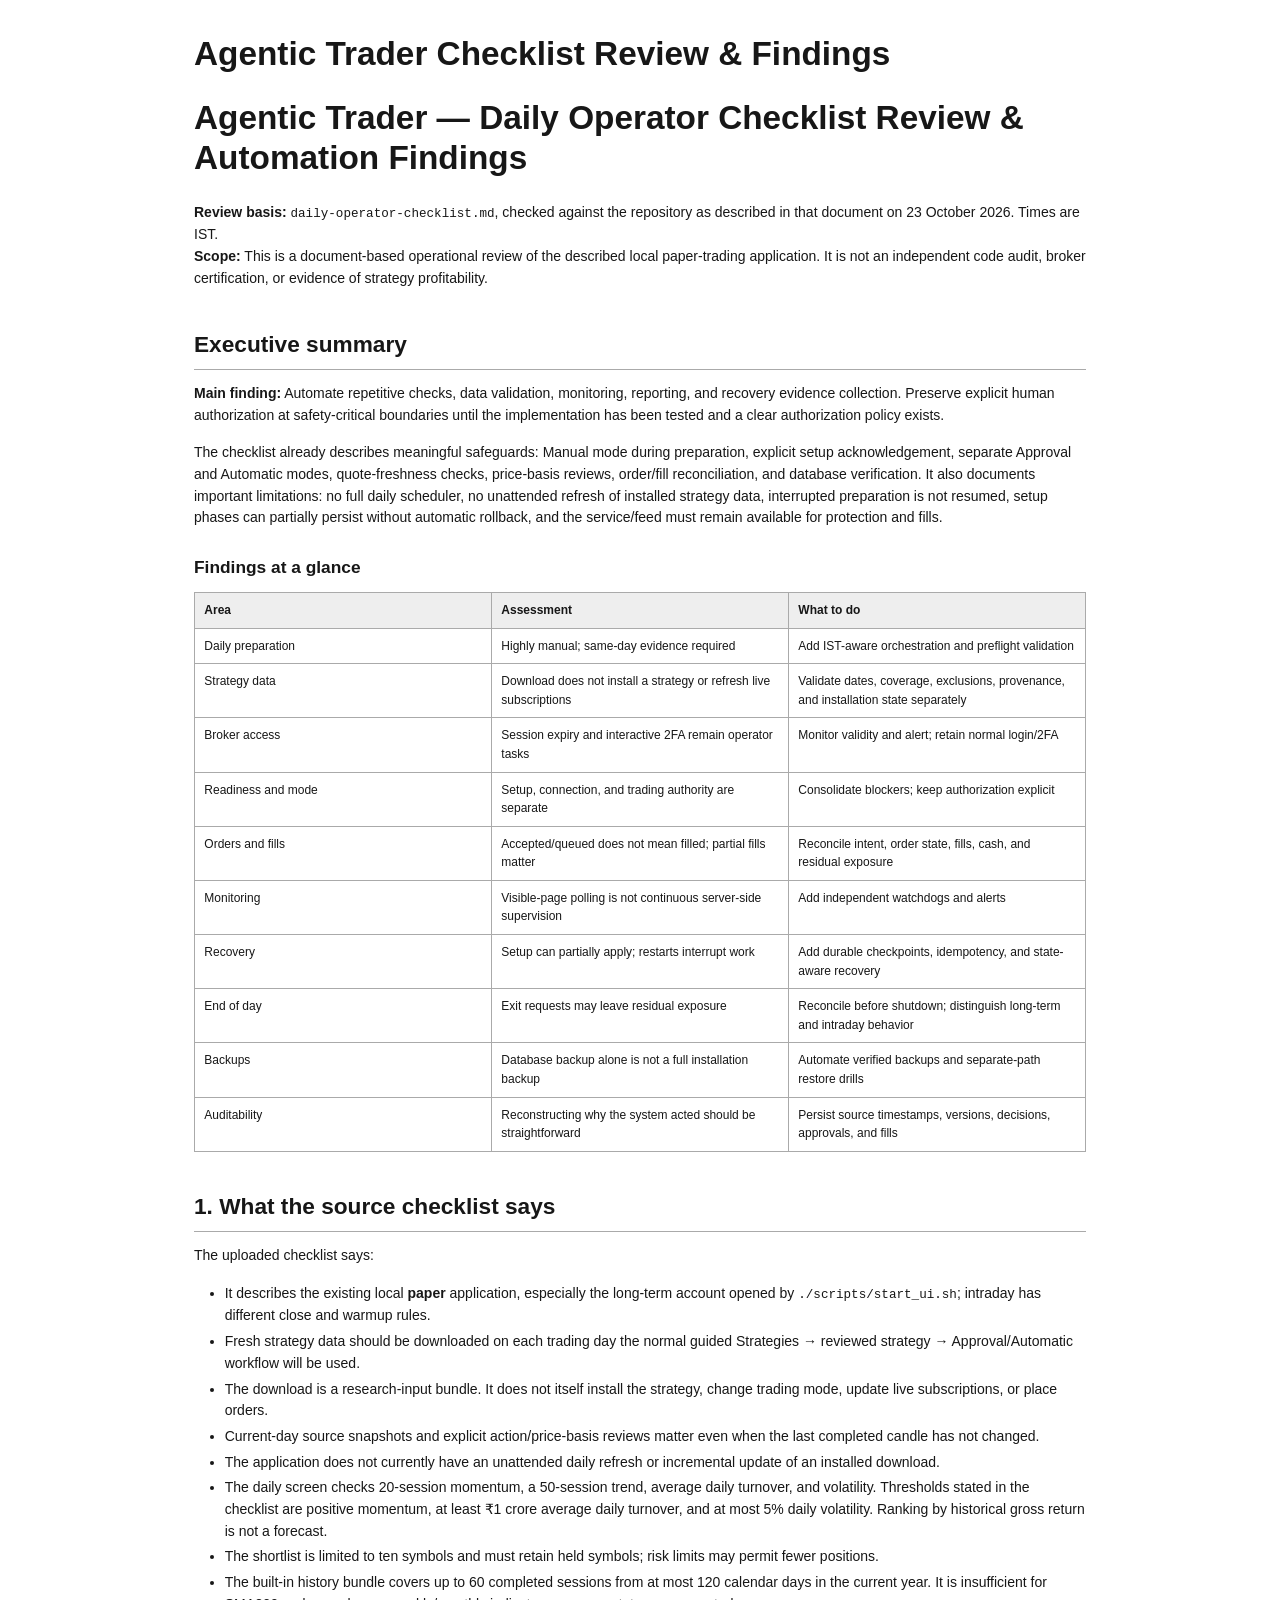
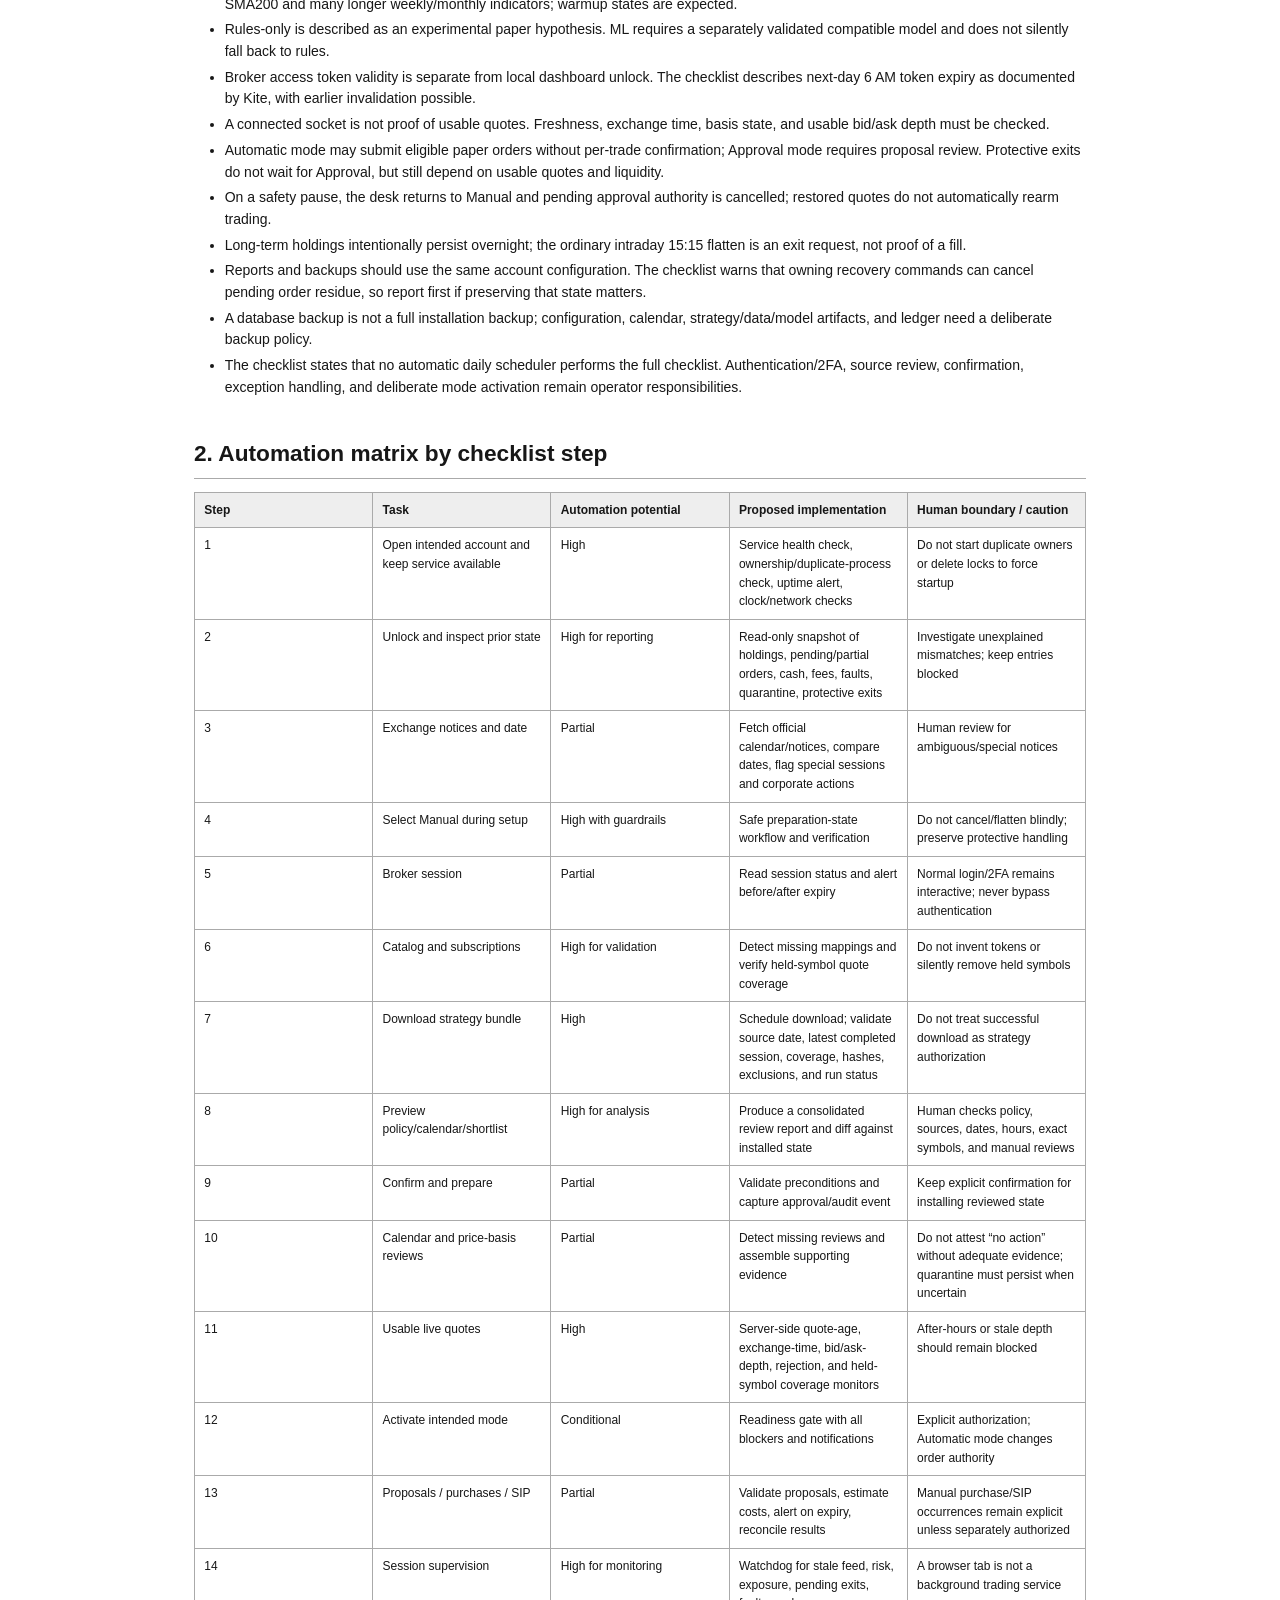
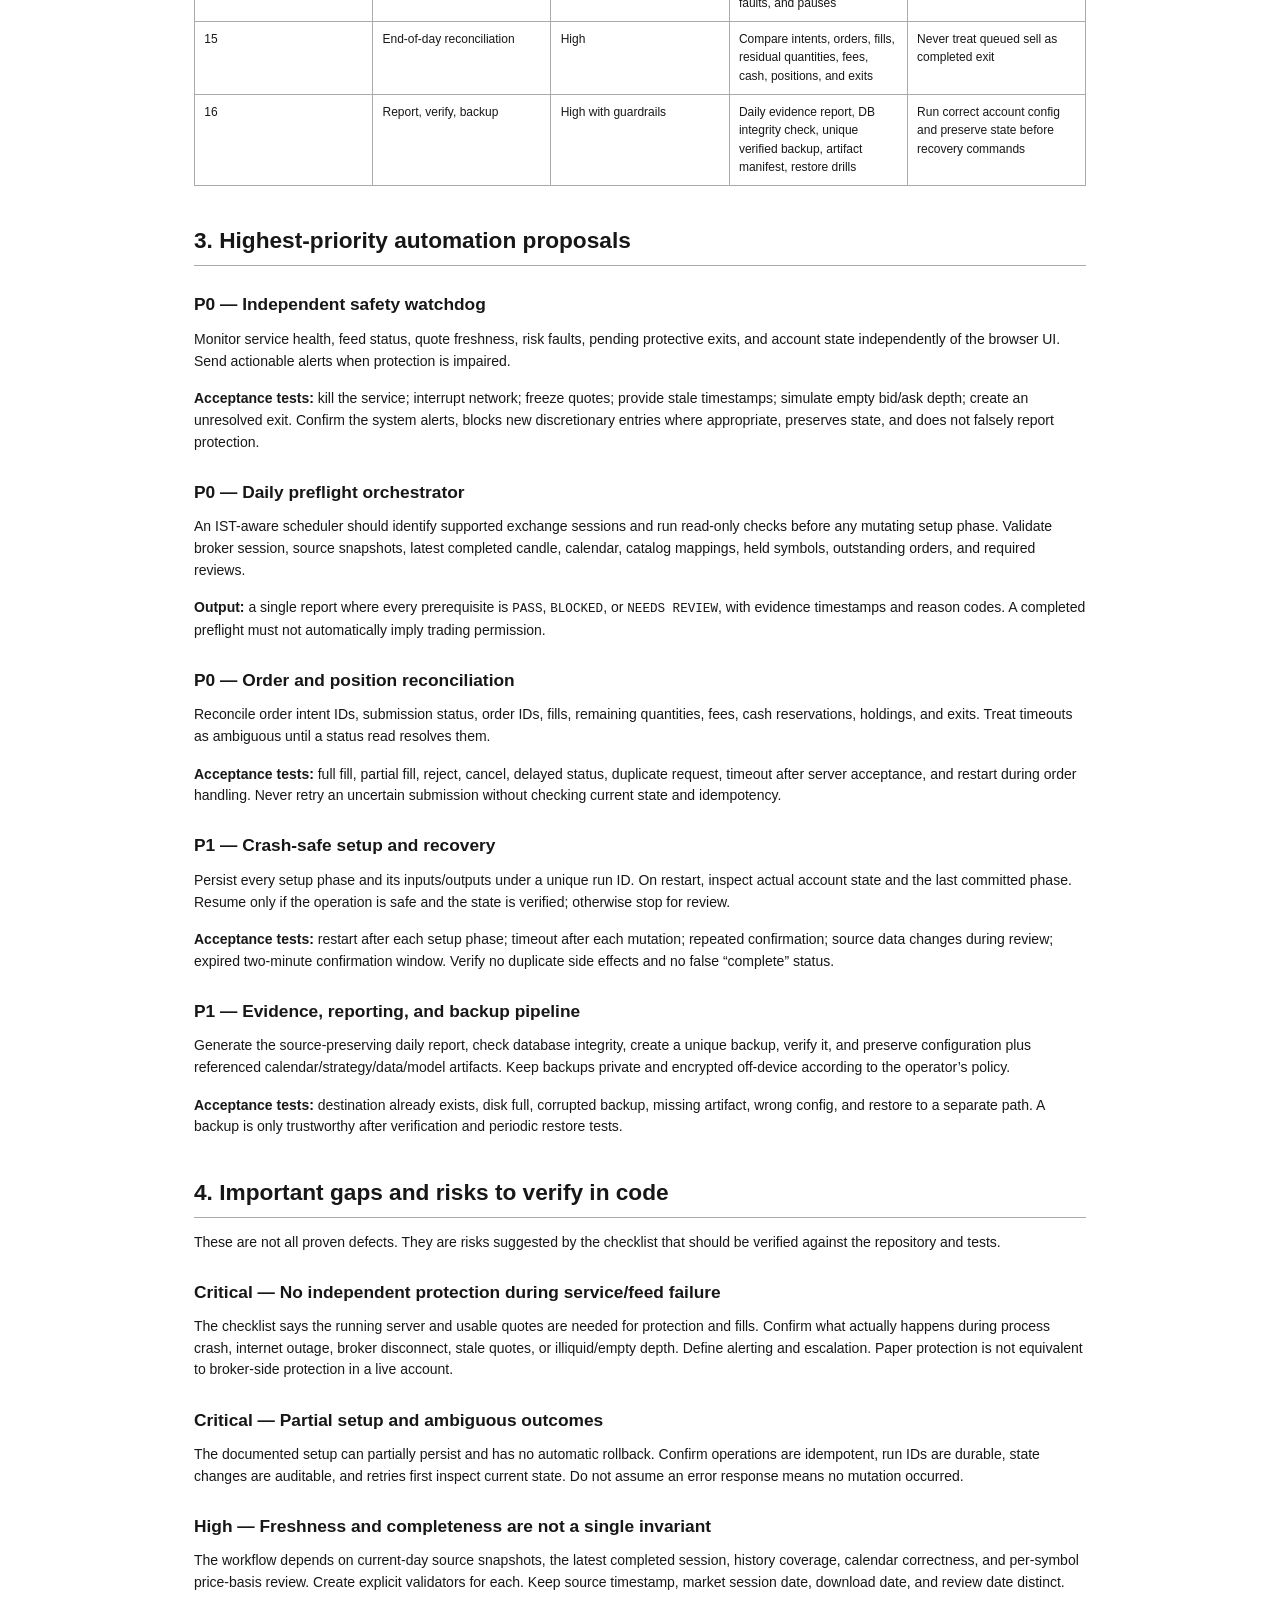
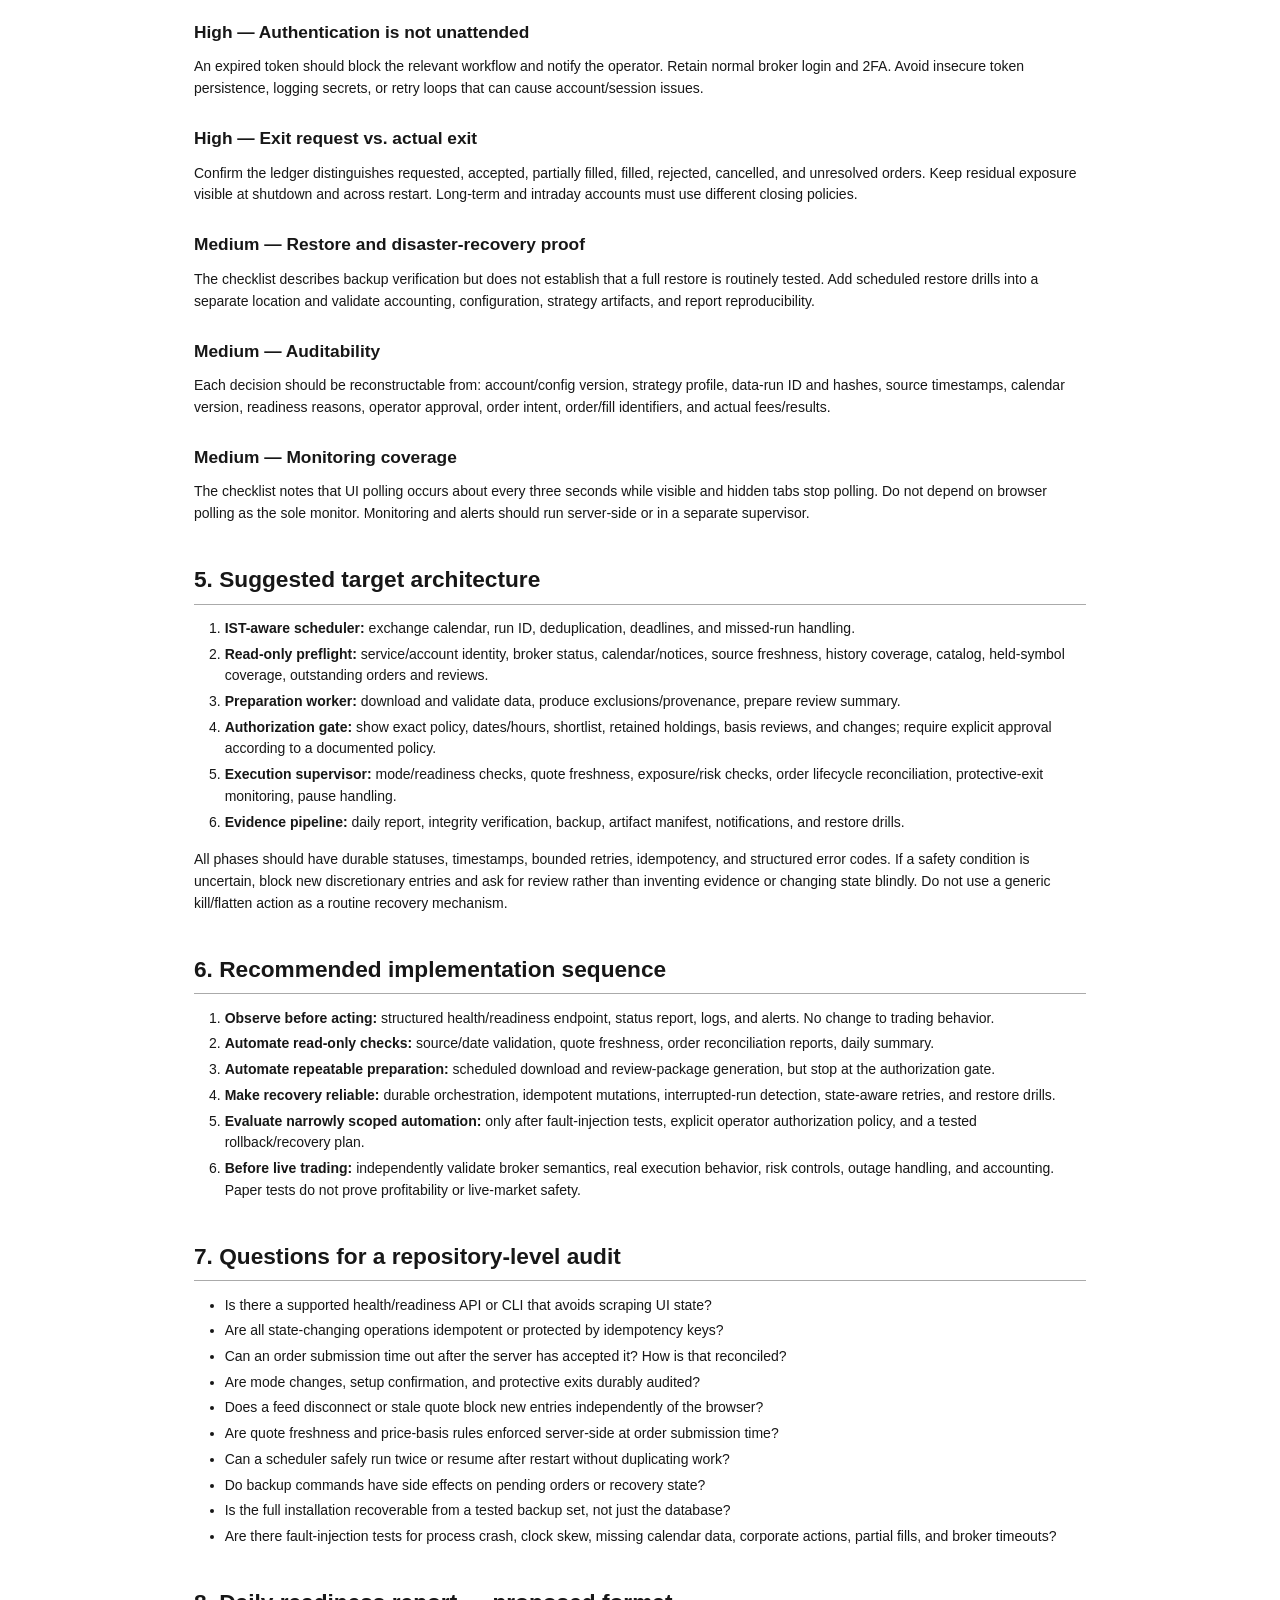
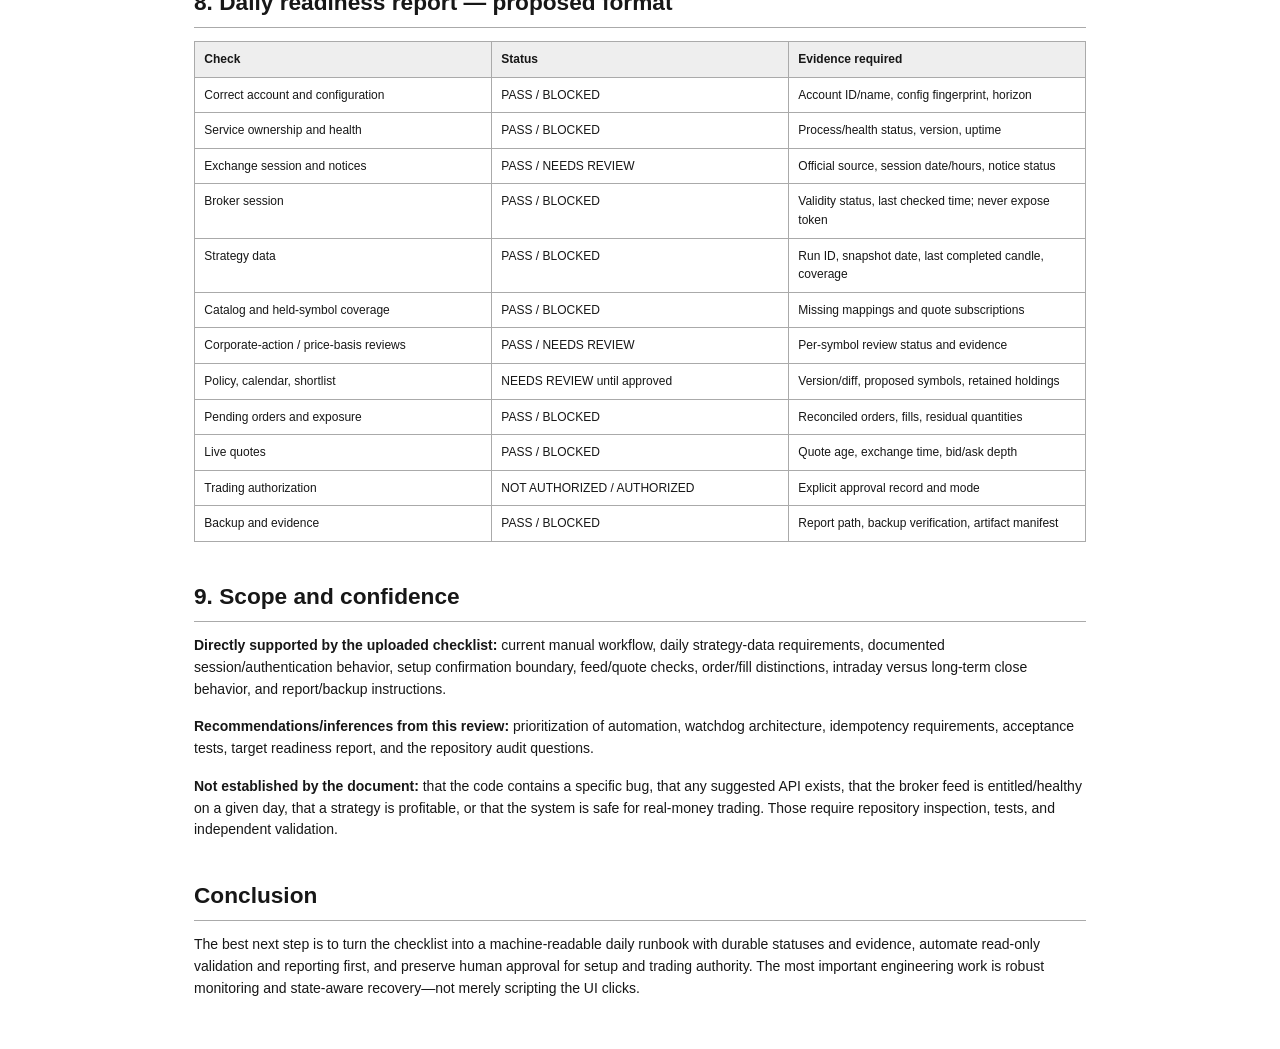
<file: docs/agentic-trader-checklist-review-and-findings.html>
<!doctype html>
<html lang="en">
<head>
<meta charset="utf-8">
<meta name="viewport" content="width=device-width, initial-scale=1">
<title>Agentic Trader — Checklist Review & Findings</title>
<style>
:root { color-scheme: light; }
* { box-sizing: border-box; }
body { max-width: 980px; margin: 0 auto; padding: 34px 44px; color: #171717; background: #fff; font: 10.5pt/1.55 -apple-system,BlinkMacSystemFont,"Segoe UI",Arial,sans-serif; }
h1 { font-size: 25pt; line-height: 1.2; margin: 0 0 18pt; }
h2 { font-size: 17pt; margin: 28pt 0 10pt; padding-bottom: 5pt; border-bottom: 1px solid #aaa; break-after: avoid; }
h3 { font-size: 13pt; margin: 19pt 0 7pt; break-after: avoid; }
p, ul, ol, table, pre, blockquote { margin: 8pt 0 12pt; }
ul, ol { padding-left: 23pt; } li { margin: 3pt 0; }
table { width: 100%; border-collapse: collapse; font-size: 9pt; }
th, td { border: 1px solid #aaa; padding: 6pt 7pt; text-align: left; vertical-align: top; }
th { background: #eee; }
tr { break-inside: avoid; }
code, pre { font-family: ui-monospace,SFMono-Regular,Consolas,"Liberation Mono",monospace; }
code { font-size: .9em; overflow-wrap: anywhere; }
pre { white-space: pre-wrap; overflow-wrap: anywhere; border: 1px solid #ccc; background: #f7f7f7; padding: 10pt; }
blockquote { border-left: 3px solid #999; padding-left: 12pt; color: #333; }
a { color: #111; overflow-wrap: anywhere; }
hr { border: 0; border-top: 1px solid #aaa; margin: 18pt 0; }
@page { size: auto; margin: 15mm; }
@media print {
 body { max-width: none; margin: 0; padding: 0; font-size: 9.5pt; }
 h1,h2,h3 { break-after: avoid; }
 thead { display: table-header-group; }
 tr,pre,blockquote { break-inside: avoid; }
 a { color: #000; }
}
</style>
</head>
<body>

<header id="title-block-header">
<h1 class="title">Agentic Trader Checklist Review &amp; Findings</h1>
</header>
<h1
id="agentic-trader-daily-operator-checklist-review-automation-findings">Agentic
Trader — Daily Operator Checklist Review &amp; Automation Findings</h1>
<p><strong>Review basis:</strong>
<code>daily-operator-checklist.md</code>, checked against the repository
as described in that document on 23 October 2026. Times are IST.<br />
<strong>Scope:</strong> This is a document-based operational review of
the described local paper-trading application. It is not an independent
code audit, broker certification, or evidence of strategy
profitability.</p>
<h2 id="executive-summary">Executive summary</h2>
<p><strong>Main finding:</strong> Automate repetitive checks, data
validation, monitoring, reporting, and recovery evidence collection.
Preserve explicit human authorization at safety-critical boundaries
until the implementation has been tested and a clear authorization
policy exists.</p>
<p>The checklist already describes meaningful safeguards: Manual mode
during preparation, explicit setup acknowledgement, separate Approval
and Automatic modes, quote-freshness checks, price-basis reviews,
order/fill reconciliation, and database verification. It also documents
important limitations: no full daily scheduler, no unattended refresh of
installed strategy data, interrupted preparation is not resumed, setup
phases can partially persist without automatic rollback, and the
service/feed must remain available for protection and fills.</p>
<h3 id="findings-at-a-glance">Findings at a glance</h3>
<table>
<colgroup>
<col style="width: 33%" />
<col style="width: 33%" />
<col style="width: 33%" />
</colgroup>
<thead>
<tr class="header">
<th>Area</th>
<th>Assessment</th>
<th>What to do</th>
</tr>
</thead>
<tbody>
<tr class="odd">
<td>Daily preparation</td>
<td>Highly manual; same-day evidence required</td>
<td>Add IST-aware orchestration and preflight validation</td>
</tr>
<tr class="even">
<td>Strategy data</td>
<td>Download does not install a strategy or refresh live
subscriptions</td>
<td>Validate dates, coverage, exclusions, provenance, and installation
state separately</td>
</tr>
<tr class="odd">
<td>Broker access</td>
<td>Session expiry and interactive 2FA remain operator tasks</td>
<td>Monitor validity and alert; retain normal login/2FA</td>
</tr>
<tr class="even">
<td>Readiness and mode</td>
<td>Setup, connection, and trading authority are separate</td>
<td>Consolidate blockers; keep authorization explicit</td>
</tr>
<tr class="odd">
<td>Orders and fills</td>
<td>Accepted/queued does not mean filled; partial fills matter</td>
<td>Reconcile intent, order state, fills, cash, and residual
exposure</td>
</tr>
<tr class="even">
<td>Monitoring</td>
<td>Visible-page polling is not continuous server-side supervision</td>
<td>Add independent watchdogs and alerts</td>
</tr>
<tr class="odd">
<td>Recovery</td>
<td>Setup can partially apply; restarts interrupt work</td>
<td>Add durable checkpoints, idempotency, and state-aware recovery</td>
</tr>
<tr class="even">
<td>End of day</td>
<td>Exit requests may leave residual exposure</td>
<td>Reconcile before shutdown; distinguish long-term and intraday
behavior</td>
</tr>
<tr class="odd">
<td>Backups</td>
<td>Database backup alone is not a full installation backup</td>
<td>Automate verified backups and separate-path restore drills</td>
</tr>
<tr class="even">
<td>Auditability</td>
<td>Reconstructing why the system acted should be straightforward</td>
<td>Persist source timestamps, versions, decisions, approvals, and
fills</td>
</tr>
</tbody>
</table>
<h2 id="what-the-source-checklist-says">1. What the source checklist
says</h2>
<p>The uploaded checklist says:</p>
<ul>
<li>It describes the existing local <strong>paper</strong> application,
especially the long-term account opened by
<code>./scripts/start_ui.sh</code>; intraday has different close and
warmup rules.</li>
<li>Fresh strategy data should be downloaded on each trading day the
normal guided Strategies → reviewed strategy → Approval/Automatic
workflow will be used.</li>
<li>The download is a research-input bundle. It does not itself install
the strategy, change trading mode, update live subscriptions, or place
orders.</li>
<li>Current-day source snapshots and explicit action/price-basis reviews
matter even when the last completed candle has not changed.</li>
<li>The application does not currently have an unattended daily refresh
or incremental update of an installed download.</li>
<li>The daily screen checks 20-session momentum, a 50-session trend,
average daily turnover, and volatility. Thresholds stated in the
checklist are positive momentum, at least ₹1 crore average daily
turnover, and at most 5% daily volatility. Ranking by historical gross
return is not a forecast.</li>
<li>The shortlist is limited to ten symbols and must retain held
symbols; risk limits may permit fewer positions.</li>
<li>The built-in history bundle covers up to 60 completed sessions from
at most 120 calendar days in the current year. It is insufficient for
SMA200 and many longer weekly/monthly indicators; warmup states are
expected.</li>
<li>Rules-only is described as an experimental paper hypothesis. ML
requires a separately validated compatible model and does not silently
fall back to rules.</li>
<li>Broker access token validity is separate from local dashboard
unlock. The checklist describes next-day 6 AM token expiry as documented
by Kite, with earlier invalidation possible.</li>
<li>A connected socket is not proof of usable quotes. Freshness,
exchange time, basis state, and usable bid/ask depth must be
checked.</li>
<li>Automatic mode may submit eligible paper orders without per-trade
confirmation; Approval mode requires proposal review. Protective exits
do not wait for Approval, but still depend on usable quotes and
liquidity.</li>
<li>On a safety pause, the desk returns to Manual and pending approval
authority is cancelled; restored quotes do not automatically rearm
trading.</li>
<li>Long-term holdings intentionally persist overnight; the ordinary
intraday 15:15 flatten is an exit request, not proof of a fill.</li>
<li>Reports and backups should use the same account configuration. The
checklist warns that owning recovery commands can cancel pending order
residue, so report first if preserving that state matters.</li>
<li>A database backup is not a full installation backup; configuration,
calendar, strategy/data/model artifacts, and ledger need a deliberate
backup policy.</li>
<li>The checklist states that no automatic daily scheduler performs the
full checklist. Authentication/2FA, source review, confirmation,
exception handling, and deliberate mode activation remain operator
responsibilities.</li>
</ul>
<h2 id="automation-matrix-by-checklist-step">2. Automation matrix by
checklist step</h2>
<table>
<colgroup>
<col style="width: 20%" />
<col style="width: 20%" />
<col style="width: 20%" />
<col style="width: 20%" />
<col style="width: 20%" />
</colgroup>
<thead>
<tr class="header">
<th>Step</th>
<th>Task</th>
<th>Automation potential</th>
<th>Proposed implementation</th>
<th>Human boundary / caution</th>
</tr>
</thead>
<tbody>
<tr class="odd">
<td>1</td>
<td>Open intended account and keep service available</td>
<td>High</td>
<td>Service health check, ownership/duplicate-process check, uptime
alert, clock/network checks</td>
<td>Do not start duplicate owners or delete locks to force startup</td>
</tr>
<tr class="even">
<td>2</td>
<td>Unlock and inspect prior state</td>
<td>High for reporting</td>
<td>Read-only snapshot of holdings, pending/partial orders, cash, fees,
faults, quarantine, protective exits</td>
<td>Investigate unexplained mismatches; keep entries blocked</td>
</tr>
<tr class="odd">
<td>3</td>
<td>Exchange notices and date</td>
<td>Partial</td>
<td>Fetch official calendar/notices, compare dates, flag special
sessions and corporate actions</td>
<td>Human review for ambiguous/special notices</td>
</tr>
<tr class="even">
<td>4</td>
<td>Select Manual during setup</td>
<td>High with guardrails</td>
<td>Safe preparation-state workflow and verification</td>
<td>Do not cancel/flatten blindly; preserve protective handling</td>
</tr>
<tr class="odd">
<td>5</td>
<td>Broker session</td>
<td>Partial</td>
<td>Read session status and alert before/after expiry</td>
<td>Normal login/2FA remains interactive; never bypass
authentication</td>
</tr>
<tr class="even">
<td>6</td>
<td>Catalog and subscriptions</td>
<td>High for validation</td>
<td>Detect missing mappings and verify held-symbol quote coverage</td>
<td>Do not invent tokens or silently remove held symbols</td>
</tr>
<tr class="odd">
<td>7</td>
<td>Download strategy bundle</td>
<td>High</td>
<td>Schedule download; validate source date, latest completed session,
coverage, hashes, exclusions, and run status</td>
<td>Do not treat successful download as strategy authorization</td>
</tr>
<tr class="even">
<td>8</td>
<td>Preview policy/calendar/shortlist</td>
<td>High for analysis</td>
<td>Produce a consolidated review report and diff against installed
state</td>
<td>Human checks policy, sources, dates, hours, exact symbols, and
manual reviews</td>
</tr>
<tr class="odd">
<td>9</td>
<td>Confirm and prepare</td>
<td>Partial</td>
<td>Validate preconditions and capture approval/audit event</td>
<td>Keep explicit confirmation for installing reviewed state</td>
</tr>
<tr class="even">
<td>10</td>
<td>Calendar and price-basis reviews</td>
<td>Partial</td>
<td>Detect missing reviews and assemble supporting evidence</td>
<td>Do not attest “no action” without adequate evidence; quarantine must
persist when uncertain</td>
</tr>
<tr class="odd">
<td>11</td>
<td>Usable live quotes</td>
<td>High</td>
<td>Server-side quote-age, exchange-time, bid/ask-depth, rejection, and
held-symbol coverage monitors</td>
<td>After-hours or stale depth should remain blocked</td>
</tr>
<tr class="even">
<td>12</td>
<td>Activate intended mode</td>
<td>Conditional</td>
<td>Readiness gate with all blockers and notifications</td>
<td>Explicit authorization; Automatic mode changes order authority</td>
</tr>
<tr class="odd">
<td>13</td>
<td>Proposals / purchases / SIP</td>
<td>Partial</td>
<td>Validate proposals, estimate costs, alert on expiry, reconcile
results</td>
<td>Manual purchase/SIP occurrences remain explicit unless separately
authorized</td>
</tr>
<tr class="even">
<td>14</td>
<td>Session supervision</td>
<td>High for monitoring</td>
<td>Watchdog for stale feed, risk, exposure, pending exits, faults, and
pauses</td>
<td>A browser tab is not a background trading service</td>
</tr>
<tr class="odd">
<td>15</td>
<td>End-of-day reconciliation</td>
<td>High</td>
<td>Compare intents, orders, fills, residual quantities, fees, cash,
positions, and exits</td>
<td>Never treat queued sell as completed exit</td>
</tr>
<tr class="even">
<td>16</td>
<td>Report, verify, backup</td>
<td>High with guardrails</td>
<td>Daily evidence report, DB integrity check, unique verified backup,
artifact manifest, restore drills</td>
<td>Run correct account config and preserve state before recovery
commands</td>
</tr>
</tbody>
</table>
<h2 id="highest-priority-automation-proposals">3. Highest-priority
automation proposals</h2>
<h3 id="p0-independent-safety-watchdog">P0 — Independent safety
watchdog</h3>
<p>Monitor service health, feed status, quote freshness, risk faults,
pending protective exits, and account state independently of the browser
UI. Send actionable alerts when protection is impaired.</p>
<p><strong>Acceptance tests:</strong> kill the service; interrupt
network; freeze quotes; provide stale timestamps; simulate empty bid/ask
depth; create an unresolved exit. Confirm the system alerts, blocks new
discretionary entries where appropriate, preserves state, and does not
falsely report protection.</p>
<h3 id="p0-daily-preflight-orchestrator">P0 — Daily preflight
orchestrator</h3>
<p>An IST-aware scheduler should identify supported exchange sessions
and run read-only checks before any mutating setup phase. Validate
broker session, source snapshots, latest completed candle, calendar,
catalog mappings, held symbols, outstanding orders, and required
reviews.</p>
<p><strong>Output:</strong> a single report where every prerequisite is
<code>PASS</code>, <code>BLOCKED</code>, or <code>NEEDS REVIEW</code>,
with evidence timestamps and reason codes. A completed preflight must
not automatically imply trading permission.</p>
<h3 id="p0-order-and-position-reconciliation">P0 — Order and position
reconciliation</h3>
<p>Reconcile order intent IDs, submission status, order IDs, fills,
remaining quantities, fees, cash reservations, holdings, and exits.
Treat timeouts as ambiguous until a status read resolves them.</p>
<p><strong>Acceptance tests:</strong> full fill, partial fill, reject,
cancel, delayed status, duplicate request, timeout after server
acceptance, and restart during order handling. Never retry an uncertain
submission without checking current state and idempotency.</p>
<h3 id="p1-crash-safe-setup-and-recovery">P1 — Crash-safe setup and
recovery</h3>
<p>Persist every setup phase and its inputs/outputs under a unique run
ID. On restart, inspect actual account state and the last committed
phase. Resume only if the operation is safe and the state is verified;
otherwise stop for review.</p>
<p><strong>Acceptance tests:</strong> restart after each setup phase;
timeout after each mutation; repeated confirmation; source data changes
during review; expired two-minute confirmation window. Verify no
duplicate side effects and no false “complete” status.</p>
<h3 id="p1-evidence-reporting-and-backup-pipeline">P1 — Evidence,
reporting, and backup pipeline</h3>
<p>Generate the source-preserving daily report, check database
integrity, create a unique backup, verify it, and preserve configuration
plus referenced calendar/strategy/data/model artifacts. Keep backups
private and encrypted off-device according to the operator’s policy.</p>
<p><strong>Acceptance tests:</strong> destination already exists, disk
full, corrupted backup, missing artifact, wrong config, and restore to a
separate path. A backup is only trustworthy after verification and
periodic restore tests.</p>
<h2 id="important-gaps-and-risks-to-verify-in-code">4. Important gaps
and risks to verify in code</h2>
<p>These are not all proven defects. They are risks suggested by the
checklist that should be verified against the repository and tests.</p>
<h3
id="critical-no-independent-protection-during-servicefeed-failure">Critical
— No independent protection during service/feed failure</h3>
<p>The checklist says the running server and usable quotes are needed
for protection and fills. Confirm what actually happens during process
crash, internet outage, broker disconnect, stale quotes, or
illiquid/empty depth. Define alerting and escalation. Paper protection
is not equivalent to broker-side protection in a live account.</p>
<h3 id="critical-partial-setup-and-ambiguous-outcomes">Critical —
Partial setup and ambiguous outcomes</h3>
<p>The documented setup can partially persist and has no automatic
rollback. Confirm operations are idempotent, run IDs are durable, state
changes are auditable, and retries first inspect current state. Do not
assume an error response means no mutation occurred.</p>
<h3 id="high-freshness-and-completeness-are-not-a-single-invariant">High
— Freshness and completeness are not a single invariant</h3>
<p>The workflow depends on current-day source snapshots, the latest
completed session, history coverage, calendar correctness, and
per-symbol price-basis review. Create explicit validators for each. Keep
source timestamp, market session date, download date, and review date
distinct.</p>
<h3 id="high-authentication-is-not-unattended">High — Authentication is
not unattended</h3>
<p>An expired token should block the relevant workflow and notify the
operator. Retain normal broker login and 2FA. Avoid insecure token
persistence, logging secrets, or retry loops that can cause
account/session issues.</p>
<h3 id="high-exit-request-vs.-actual-exit">High — Exit request
vs. actual exit</h3>
<p>Confirm the ledger distinguishes requested, accepted, partially
filled, filled, rejected, cancelled, and unresolved orders. Keep
residual exposure visible at shutdown and across restart. Long-term and
intraday accounts must use different closing policies.</p>
<h3 id="medium-restore-and-disaster-recovery-proof">Medium — Restore and
disaster-recovery proof</h3>
<p>The checklist describes backup verification but does not establish
that a full restore is routinely tested. Add scheduled restore drills
into a separate location and validate accounting, configuration,
strategy artifacts, and report reproducibility.</p>
<h3 id="medium-auditability">Medium — Auditability</h3>
<p>Each decision should be reconstructable from: account/config version,
strategy profile, data-run ID and hashes, source timestamps, calendar
version, readiness reasons, operator approval, order intent, order/fill
identifiers, and actual fees/results.</p>
<h3 id="medium-monitoring-coverage">Medium — Monitoring coverage</h3>
<p>The checklist notes that UI polling occurs about every three seconds
while visible and hidden tabs stop polling. Do not depend on browser
polling as the sole monitor. Monitoring and alerts should run
server-side or in a separate supervisor.</p>
<h2 id="suggested-target-architecture">5. Suggested target
architecture</h2>
<ol type="1">
<li><strong>IST-aware scheduler:</strong> exchange calendar, run ID,
deduplication, deadlines, and missed-run handling.</li>
<li><strong>Read-only preflight:</strong> service/account identity,
broker status, calendar/notices, source freshness, history coverage,
catalog, held-symbol coverage, outstanding orders and reviews.</li>
<li><strong>Preparation worker:</strong> download and validate data,
produce exclusions/provenance, prepare review summary.</li>
<li><strong>Authorization gate:</strong> show exact policy, dates/hours,
shortlist, retained holdings, basis reviews, and changes; require
explicit approval according to a documented policy.</li>
<li><strong>Execution supervisor:</strong> mode/readiness checks, quote
freshness, exposure/risk checks, order lifecycle reconciliation,
protective-exit monitoring, pause handling.</li>
<li><strong>Evidence pipeline:</strong> daily report, integrity
verification, backup, artifact manifest, notifications, and restore
drills.</li>
</ol>
<p>All phases should have durable statuses, timestamps, bounded retries,
idempotency, and structured error codes. If a safety condition is
uncertain, block new discretionary entries and ask for review rather
than inventing evidence or changing state blindly. Do not use a generic
kill/flatten action as a routine recovery mechanism.</p>
<h2 id="recommended-implementation-sequence">6. Recommended
implementation sequence</h2>
<ol type="1">
<li><strong>Observe before acting:</strong> structured health/readiness
endpoint, status report, logs, and alerts. No change to trading
behavior.</li>
<li><strong>Automate read-only checks:</strong> source/date validation,
quote freshness, order reconciliation reports, daily summary.</li>
<li><strong>Automate repeatable preparation:</strong> scheduled download
and review-package generation, but stop at the authorization gate.</li>
<li><strong>Make recovery reliable:</strong> durable orchestration,
idempotent mutations, interrupted-run detection, state-aware retries,
and restore drills.</li>
<li><strong>Evaluate narrowly scoped automation:</strong> only after
fault-injection tests, explicit operator authorization policy, and a
tested rollback/recovery plan.</li>
<li><strong>Before live trading:</strong> independently validate broker
semantics, real execution behavior, risk controls, outage handling, and
accounting. Paper tests do not prove profitability or live-market
safety.</li>
</ol>
<h2 id="questions-for-a-repository-level-audit">7. Questions for a
repository-level audit</h2>
<ul>
<li>Is there a supported health/readiness API or CLI that avoids
scraping UI state?</li>
<li>Are all state-changing operations idempotent or protected by
idempotency keys?</li>
<li>Can an order submission time out after the server has accepted it?
How is that reconciled?</li>
<li>Are mode changes, setup confirmation, and protective exits durably
audited?</li>
<li>Does a feed disconnect or stale quote block new entries
independently of the browser?</li>
<li>Are quote freshness and price-basis rules enforced server-side at
order submission time?</li>
<li>Can a scheduler safely run twice or resume after restart without
duplicating work?</li>
<li>Do backup commands have side effects on pending orders or recovery
state?</li>
<li>Is the full installation recoverable from a tested backup set, not
just the database?</li>
<li>Are there fault-injection tests for process crash, clock skew,
missing calendar data, corporate actions, partial fills, and broker
timeouts?</li>
</ul>
<h2 id="daily-readiness-report-proposed-format">8. Daily readiness
report — proposed format</h2>
<table>
<colgroup>
<col style="width: 33%" />
<col style="width: 33%" />
<col style="width: 33%" />
</colgroup>
<thead>
<tr class="header">
<th>Check</th>
<th>Status</th>
<th>Evidence required</th>
</tr>
</thead>
<tbody>
<tr class="odd">
<td>Correct account and configuration</td>
<td>PASS / BLOCKED</td>
<td>Account ID/name, config fingerprint, horizon</td>
</tr>
<tr class="even">
<td>Service ownership and health</td>
<td>PASS / BLOCKED</td>
<td>Process/health status, version, uptime</td>
</tr>
<tr class="odd">
<td>Exchange session and notices</td>
<td>PASS / NEEDS REVIEW</td>
<td>Official source, session date/hours, notice status</td>
</tr>
<tr class="even">
<td>Broker session</td>
<td>PASS / BLOCKED</td>
<td>Validity status, last checked time; never expose token</td>
</tr>
<tr class="odd">
<td>Strategy data</td>
<td>PASS / BLOCKED</td>
<td>Run ID, snapshot date, last completed candle, coverage</td>
</tr>
<tr class="even">
<td>Catalog and held-symbol coverage</td>
<td>PASS / BLOCKED</td>
<td>Missing mappings and quote subscriptions</td>
</tr>
<tr class="odd">
<td>Corporate-action / price-basis reviews</td>
<td>PASS / NEEDS REVIEW</td>
<td>Per-symbol review status and evidence</td>
</tr>
<tr class="even">
<td>Policy, calendar, shortlist</td>
<td>NEEDS REVIEW until approved</td>
<td>Version/diff, proposed symbols, retained holdings</td>
</tr>
<tr class="odd">
<td>Pending orders and exposure</td>
<td>PASS / BLOCKED</td>
<td>Reconciled orders, fills, residual quantities</td>
</tr>
<tr class="even">
<td>Live quotes</td>
<td>PASS / BLOCKED</td>
<td>Quote age, exchange time, bid/ask depth</td>
</tr>
<tr class="odd">
<td>Trading authorization</td>
<td>NOT AUTHORIZED / AUTHORIZED</td>
<td>Explicit approval record and mode</td>
</tr>
<tr class="even">
<td>Backup and evidence</td>
<td>PASS / BLOCKED</td>
<td>Report path, backup verification, artifact manifest</td>
</tr>
</tbody>
</table>
<h2 id="scope-and-confidence">9. Scope and confidence</h2>
<p><strong>Directly supported by the uploaded checklist:</strong>
current manual workflow, daily strategy-data requirements, documented
session/authentication behavior, setup confirmation boundary, feed/quote
checks, order/fill distinctions, intraday versus long-term close
behavior, and report/backup instructions.</p>
<p><strong>Recommendations/inferences from this review:</strong>
prioritization of automation, watchdog architecture, idempotency
requirements, acceptance tests, target readiness report, and the
repository audit questions.</p>
<p><strong>Not established by the document:</strong> that the code
contains a specific bug, that any suggested API exists, that the broker
feed is entitled/healthy on a given day, that a strategy is profitable,
or that the system is safe for real-money trading. Those require
repository inspection, tests, and independent validation.</p>
<h2 id="conclusion">Conclusion</h2>
<p>The best next step is to turn the checklist into a machine-readable
daily runbook with durable statuses and evidence, automate read-only
validation and reporting first, and preserve human approval for setup
and trading authority. The most important engineering work is robust
monitoring and state-aware recovery—not merely scripting the UI
clicks.</p>

</body>
</html>
</file>
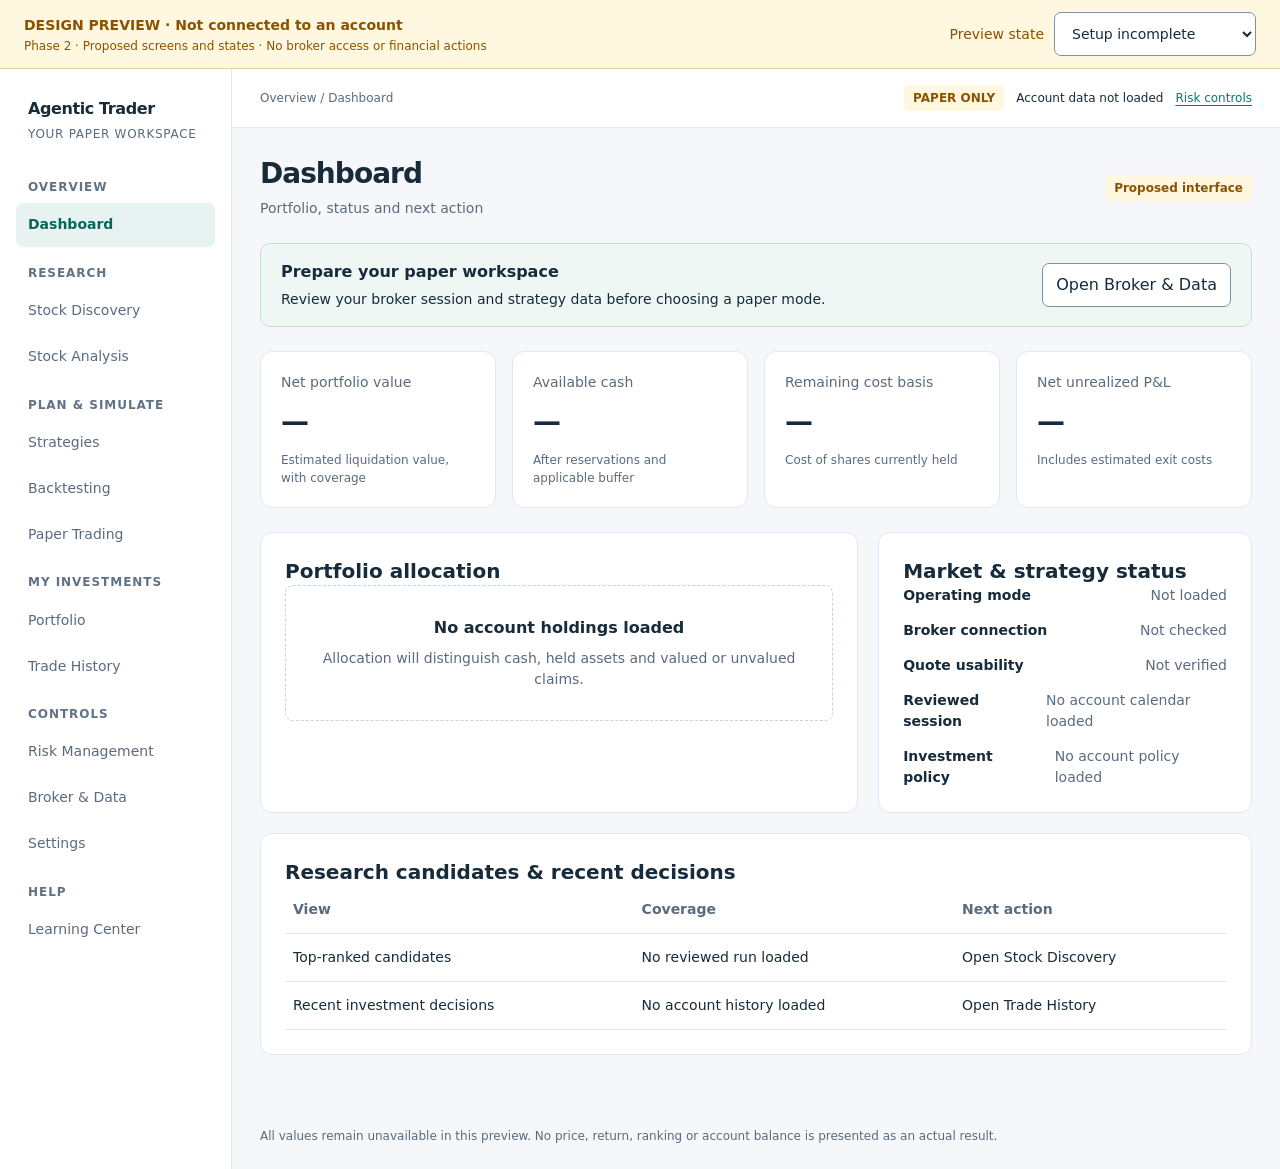
<file: docs/phase-2/prototype.html>
<!doctype html>
<html lang="en"><head><meta charset="utf-8"><meta name="viewport" content="width=device-width,initial-scale=1"><meta name="color-scheme" content="light"><title>Agentic Trader · Phase 2 design preview</title>
<style>
:root{color-scheme:light;--bg:#f5f7fa;--surface:#fff;--text:#172b3a;--muted:#5b6b7d;--teal:#0f766e;--blue:#265d97;--line:#e1e7ee;--input:#81909f;--soft:#e7f3f0;--warning:#895300;--warning-bg:#fff7df;font:16px/1.5 system-ui,-apple-system,BlinkMacSystemFont,"Segoe UI",sans-serif;color:var(--text);background:var(--bg)}
*{box-sizing:border-box}body{margin:0}button,input,select{font:inherit;min-height:44px;border:1px solid var(--input);border-radius:7px;padding:9px 13px;background:var(--surface);color:var(--text)}button,a{touch-action:manipulation}button{cursor:pointer}button:disabled{cursor:not-allowed;color:var(--muted);background:#f1f5f9}button.primary{background:var(--teal);color:#fff;border-color:var(--teal)}button:focus-visible,a:focus-visible,select:focus-visible,summary:focus-visible{outline:3px solid #087f8c;outline-offset:3px}a{color:var(--teal);text-underline-offset:3px}h1,h2,h3,p{margin:0}h1{font-size:28px;line-height:1.3;letter-spacing:-.035em}h2{font-size:20px;line-height:1.4}h3{font-size:16px}p+p{margin-top:8px}small,.small{font-size:12px}.muted{color:var(--muted)}[hidden]{display:none!important}
.review-bar{display:flex;align-items:center;justify-content:space-between;gap:16px;flex-wrap:wrap;padding:12px 24px;background:#fff7df;color:var(--warning);border-bottom:1px solid #e5d1a8}.review-bar label{display:flex;gap:10px;align-items:center;font-size:14px;flex-wrap:wrap}.review-bar strong{font-size:14px}.layout{display:grid;grid-template-columns:232px minmax(0,1fr);min-height:860px}.sidebar{background:var(--surface);border-right:1px solid var(--line);padding:28px 16px}.brand{font-weight:700;letter-spacing:-.025em;padding:0 12px 18px;display:block}.brand small{display:block;margin-top:4px;color:var(--muted);font-weight:400;letter-spacing:.06em}.nav-group{margin-top:18px}.nav-group h2{font-size:12px;text-transform:uppercase;letter-spacing:.08em;color:#607285;margin:0 12px 7px}.nav-link{display:flex;align-items:center;width:100%;min-height:44px;margin:2px 0;padding:10px 12px;border-radius:7px;text-decoration:none;font-size:14px;color:var(--muted)}.nav-link[aria-current=page]{background:var(--soft);color:#09665c;font-weight:600}.nav-link:hover{background:#eef6f3}.shell-header{background:var(--surface);border-bottom:1px solid var(--line);padding:16px 28px;display:flex;align-items:center;justify-content:space-between;gap:12px;flex-wrap:wrap}.header-status{display:flex;align-items:center;gap:12px;font-size:12px;flex-wrap:wrap}.pill{display:inline-block;padding:4px 9px;border-radius:5px;background:var(--warning-bg);color:var(--warning);font-weight:600;font-size:12px}.page{padding:28px;max-width:1600px;margin:auto}.page-heading{display:flex;justify-content:space-between;gap:16px;align-items:center;margin-bottom:24px}.page-heading p{font-size:14px;margin-top:6px}.cards{display:grid;grid-template-columns:repeat(4,minmax(0,1fr));gap:16px;margin:24px 0}.panel{background:var(--surface);border:1px solid var(--line);border-radius:12px;padding:24px;margin-bottom:20px;min-width:0}.cards .panel{margin:0;padding:20px}.metric-label{font-size:14px;color:var(--muted)}.metric-value{font-size:28px;font-weight:600;font-variant-numeric:tabular-nums;margin:8px 0}.metric-note{font-size:12px;color:var(--muted)}.notice{padding:16px 20px;background:#eef7f4;border:1px solid #c6ddd7;border-radius:10px;display:flex;justify-content:space-between;gap:16px;align-items:center;flex-wrap:wrap}.notice.warning{background:var(--warning-bg);border-color:#e5d1a8}.notice p{font-size:14px;margin-top:5px}.section-head{display:flex;justify-content:space-between;gap:12px;align-items:center;flex-wrap:wrap;margin-bottom:16px}.two-col{display:grid;grid-template-columns:minmax(0,1.6fr) minmax(250px,1fr);gap:20px}.table-wrap{overflow-x:auto}table{width:100%;border-collapse:collapse;font-size:14px}th,td{padding:13px 8px;text-align:left;border-bottom:1px solid var(--line);vertical-align:top}th{font-weight:600;color:var(--muted);white-space:nowrap}.empty{padding:30px 16px;text-align:center;color:var(--muted);border:1px dashed #c6d2dd;border-radius:8px}.empty h3{color:var(--text);margin-bottom:8px}.empty p{font-size:14px;max-width:520px;margin:auto}.toolbar{display:flex;gap:12px;align-items:end;flex-wrap:wrap;margin-bottom:20px}.toolbar label{display:flex;flex-direction:column;gap:6px;font-size:14px}.toolbar select,.toolbar input{max-width:100%;min-width:150px}.steps{display:grid;gap:10px}.step{display:flex;justify-content:space-between;gap:14px;padding:14px 0;border-bottom:1px solid var(--line);font-size:14px}.step strong{font-weight:600}.step span{color:var(--muted);text-align:right}.state-list{display:grid;gap:14px}.state-list div{display:flex;justify-content:space-between;gap:14px;font-size:14px}.state-list span{color:var(--muted)}.evidence-grid{display:grid;grid-template-columns:1fr 1fr;gap:16px}.evidence-grid section{padding:16px;background:#f8fafb;border-radius:8px}.evidence-grid h3{margin-bottom:8px}.evidence-grid p{font-size:14px;color:var(--muted)}.flow{display:flex;flex-wrap:wrap;gap:8px;align-items:center;font-size:14px}.flow span{border:1px solid var(--line);padding:8px;border-radius:6px}.help-grid{display:grid;grid-template-columns:1fr 1fr;gap:14px}details.lesson{border:1px solid var(--line);border-radius:8px;padding:14px}details.lesson summary{cursor:pointer;min-height:32px;font-weight:600}details.lesson p{margin-top:12px;font-size:14px;color:var(--muted)}.footer{padding:0 28px 24px;font-size:12px;color:var(--muted)}#menu-toggle{display:none}.skip{position:absolute;left:-9999px}.skip:focus{left:16px;top:12px;z-index:10;background:white;padding:12px}dialog{background:var(--surface);color:var(--text);border:1px solid var(--line);border-radius:12px;padding:24px;width:min(480px,calc(100% - 32px));max-height:calc(100dvh - 32px);overflow:auto}dialog::backdrop{background:#172b3a66}dialog h2{margin:12px 0}dialog p{font-size:14px;margin-top:12px}.dialog-actions{display:flex;justify-content:flex-end;gap:12px;margin-top:24px;flex-wrap:wrap}#preview-feedback{min-height:24px;font-size:14px;color:var(--muted);margin-top:16px}
@media(max-width:1100px){.cards{grid-template-columns:repeat(2,minmax(0,1fr))}.two-col{grid-template-columns:1fr}.page{padding:24px}.shell-header{padding:16px 24px}}
@media(max-width:767px){.layout{display:block;min-height:0}.sidebar{border-right:0;border-bottom:1px solid var(--line);padding:16px}.brand{padding:0;margin-bottom:12px}#menu-toggle{display:block;width:100%;text-align:left}#preview-nav{display:none}.sidebar.nav-open #preview-nav{display:block}.page{padding:20px 16px}.shell-header{padding:14px 16px}.page-heading{align-items:flex-start}.cards{gap:12px}.panel{padding:20px}.review-bar{padding:12px 16px}.evidence-grid,.help-grid{grid-template-columns:1fr}.toolbar>label,.toolbar select,.toolbar input{width:100%}.footer{padding:0 16px 24px}}
@media(max-width:460px){.cards{grid-template-columns:1fr}.page-heading{flex-direction:column}.dialog-actions{flex-direction:column}.dialog-actions button{width:100%}.step{flex-direction:column;gap:4px}.step span{text-align:left}}
@media(prefers-reduced-motion:reduce){*{scroll-behavior:auto!important}}
</style></head><body>
<a class="skip" href="#preview-main">Skip to design preview content</a>
<div class="review-bar"><div><strong>DESIGN PREVIEW · Not connected to an account</strong><div class="small">Phase 2 · Proposed screens and states · No broker access or financial actions</div></div><label for="preview-state">Preview state<select id="preview-state"><option value="setup">Setup incomplete</option><option value="waiting">Connected, waiting</option><option value="stale">Valuation stale</option><option value="missing">Missing research data</option></select></label></div>
<div class="layout"><aside id="preview-sidebar" class="sidebar"><span class="brand">Agentic Trader<small>YOUR PAPER WORKSPACE</small></span><button id="menu-toggle" type="button" aria-expanded="false" aria-controls="preview-nav">Menu · Dashboard</button><nav id="preview-nav" aria-label="Proposed main navigation"></nav></aside>
<div><header class="shell-header"><span class="muted small" id="preview-breadcrumb">Workspace / Dashboard</span><div class="header-status"><span class="pill">PAPER ONLY</span><span>Account data not loaded</span><a href="#risk" id="risk-shortcut">Risk controls</a></div></header>
<main id="preview-main" class="page"><div class="page-heading"><div><h1 id="screen-title">Dashboard</h1><p id="screen-purpose" class="muted">Portfolio, status and next action</p></div><span id="screen-availability" class="pill">Proposed interface</span></div><div id="screen-content"></div><p id="preview-feedback" role="status" aria-live="polite"></p></main>
<footer class="footer">All values remain unavailable in this preview. No price, return, ranking or account balance is presented as an actual result.</footer></div></div>
<dialog id="connection-preview" aria-labelledby="connection-preview-title" aria-describedby="connection-preview-description"><span class="pill">DESIGN PREVIEW</span><h2 id="connection-preview-title">Connect paper market data?</h2><p id="connection-preview-description">The actual confirmation will list your saved stocks. This preview has no account subscriptions or credentials.</p><p>Fresh quotes can resume pending fills and protective exits. Connecting does not submit a new intent or arm automation. A connected feed does not prove quote usability.</p><div class="dialog-actions"><button type="button" id="preview-cancel">Cancel</button><button type="button" id="preview-confirm" class="primary">Confirm · preview only</button></div></dialog>
<script id="navigation-data" type="application/json">
{
  "schema_version": 1,
  "status": "phase_2_design_not_runtime_routes",
  "default": "dashboard",
  "screens": [
    {"id":"dashboard","title":"Dashboard","group":"Overview","legacy":["desk"],"purpose":"Portfolio, status and next action"},
    {"id":"discovery","title":"Stock Discovery","group":"Research","legacy":[],"purpose":"Screen, understand and compare candidates"},
    {"id":"analysis","title":"Stock Analysis","group":"Research","legacy":["analysis"],"purpose":"Historical prices, indicators and evidence"},
    {"id":"strategies","title":"Strategies","group":"Plan & simulate","legacy":["strategies"],"purpose":"Versioned investment rules and setup"},
    {"id":"backtesting","title":"Backtesting","group":"Plan & simulate","legacy":[],"purpose":"Isolated historical research and reports"},
    {"id":"paper","title":"Paper Trading","group":"Plan & simulate","legacy":[],"purpose":"Proposals, operating mode and pending orders"},
    {"id":"portfolio","title":"Portfolio","group":"My investments","legacy":["portfolio"],"purpose":"Holdings, allocation, income and manual purchases"},
    {"id":"history","title":"Trade History","group":"My investments","legacy":["activity"],"purpose":"Recorded decisions, orders and fills"},
    {"id":"risk","title":"Risk Management","group":"Controls","legacy":["console"],"purpose":"Exposure, limits, reviews and emergency actions"},
    {"id":"broker","title":"Broker & Data","group":"Controls","legacy":["setup"],"purpose":"Broker session, subscriptions, calendar and data recovery"},
    {"id":"settings","title":"Settings","group":"Controls","legacy":[],"purpose":"Preferences and reviewed configuration"},
    {"id":"learn","title":"Learning Center","group":"Help","legacy":["overview"],"purpose":"Terminology, examples, limits and recovery"}
  ],
  "legacy_fragments": [
    {"from":"desk/strategy-setup","to":"strategies/strategy-setup"},
    {"from":"desk/apply-shortlist","to":"strategies/execution-shortlist"},
    {"from":"desk/execution-shortlist","to":"strategies/execution-shortlist"},
    {"from":"setup/feed-connection","to":"broker/feed-connection"},
    {"from":"console/long-term","to":"risk/long-term"},
    {"from":"portfolio/holdings-heading","to":"portfolio/holdings"}
  ]
}
</script>
<script>
(function(){
'use strict';
const doc=document,el=id=>doc.getElementById(id),manifest=JSON.parse(el('navigation-data').textContent);
let current='dashboard',state='setup';
const node=(tag,text,cls)=>{const n=doc.createElement(tag);if(text!==undefined)n.textContent=text;if(cls)n.className=cls;return n;};
function panel(title){const p=node('section',undefined,'panel');p.append(node('h2',title));return p;}
function empty(title,text){const box=node('div',undefined,'empty');box.append(node('h3',title),node('p',text));return box;}
function button(text,action,primary=false,disabled=false){const b=node('button',text,primary?'primary':'');b.type='button';b.disabled=disabled;if(action)b.addEventListener('click',action);return b;}
function go(id){render(id);el('preview-sidebar').classList.remove('nav-open');el('menu-toggle').setAttribute('aria-expanded','false');}
function table(headers,rows){const wrap=node('div',undefined,'table-wrap'),t=node('table'),head=node('thead'),tr=node('tr'),body=node('tbody');for(const h of headers){const th=node('th',h);th.scope='col';tr.append(th);}head.append(tr);for(const row of rows){const r=node('tr');for(const value of row)r.append(node('td',value));body.append(r);}t.append(head,body);wrap.append(t);return wrap;}
function cards(labels){const row=node('div',undefined,'cards');for(const [label,note] of labels){const p=node('article',undefined,'panel');p.append(node('p',label,'metric-label'),node('p','—','metric-value'),node('p',note,'metric-note'));row.append(p);}return row;}
function stateNotice(){const content={setup:['Prepare your paper workspace','Review your broker session and strategy data before choosing a paper mode.','Open Broker & Data','broker'],waiting:['Connected does not mean tradable','Example state: a connection exists, but a fresh quote and eligible reviewed signal are still required.','Review Paper Trading','paper'],stale:['Valuation needs fresh data','Example state: retain prior estimates with their timestamp. Do not display an unknown value as zero.','Review quote details','broker'],missing:['Research data is unavailable','Example state: prepare genuine history. Missing indicators or fundamentals cannot be inferred.','Open Strategies','strategies']}[state];const box=node('section',undefined,'notice'+(state==='stale'?' warning':'')),text=node('div');text.append(node('h3',content[0]),node('p',content[1]));box.append(text,button(content[2],()=>go(content[3])));return box;}
function states(){const list=node('div',undefined,'state-list');for(const [label,value]of [['Operating mode','Not loaded'],['Broker connection',state==='waiting'?'Connected · example':'Not checked'],['Quote usability',state==='stale'?'Snapshot stale · example':'Not verified'],['Reviewed session','No account calendar loaded'],['Investment policy','No account policy loaded']]){const r=node('div');r.append(node('strong',label),node('span',value));list.append(r);}return list;}
function dashboard(out){out.append(stateNotice(),cards([['Net portfolio value','Estimated liquidation value, with coverage'],['Available cash','After reservations and applicable buffer'],['Remaining cost basis','Cost of shares currently held'],['Net unrealized P&L','Includes estimated exit costs']]));const grid=node('div',undefined,'two-col'),portfolio=panel('Portfolio allocation'),status=panel('Market & strategy status');portfolio.append(empty('No account holdings loaded','Allocation will distinguish cash, held assets and valued or unvalued claims.'));status.append(states());grid.append(portfolio,status);out.append(grid);const c=panel('Research candidates & recent decisions');c.append(table(['View','Coverage','Next action'],[['Top-ranked candidates','No reviewed run loaded','Open Stock Discovery'],['Recent investment decisions','No account history loaded','Open Trade History']]));out.append(c);}
function discovery(out){out.append(stateNotice());const p=panel('Reviewed stock screen'),tools=node('div',undefined,'toolbar');for(const [label,choice] of [['Research run','No reviewed run loaded'],['Universe','Saved supported universe'],['Fundamentals','Unavailable · source required']]){const l=node('label',label),s=node('select');s.disabled=true;s.append(node('option',choice));l.append(s);tools.append(l);}p.append(tools,table(['Stock','Rank & evidence','History coverage','Fundamentals'],[['No candidates loaded','No rank inferred','Unavailable','Unavailable · not zero']]),empty('Prepare evidence before ranking','Research watchlists remain separate from feed subscriptions. A rank is not a probability of profit.'));out.append(p);}
function analysis(out){const grid=node('div',undefined,'two-col'),chart=panel('Price history'),evidence=panel('Investment evidence'),tools=node('div',undefined,'toolbar');const l=node('label','Timeframe'),s=node('select');s.id='preview-timeframe';for(const name of ['Daily','Weekly','Monthly'])s.append(node('option',name));l.append(s);tools.append(l);const interval=node('p','Daily history is not loaded. No candles or indicator values are inferred.','muted');s.addEventListener('change',()=>{interval.textContent=s.value+' history is not loaded. No candles or indicator values are inferred.';});chart.append(tools,empty('No verified prices loaded','Interactive charts require actual completed, sourced history. The exact data table remains available alongside the chart.'),interval);const eg=node('div',undefined,'evidence-grid');for(const [title,text]of [['Supporting evidence','Not calculated'],['Contradictory evidence','Not calculated'],['Missing information','History, benchmark and licensed fundamentals'],['Investment risks','Cannot evaluate without coverage']]){const sec=node('section');sec.append(node('h3',title),node('p',text));eg.append(sec);}evidence.append(eg);grid.append(chart,evidence);out.append(stateNotice(),grid);const ind=panel('Indicators & data basis');ind.append(node('p','Proposed: SMA 50/200, EMA, RSI, MACD, ATR, drawdown and declared support/resistance. Each needs sufficient history and a clear price basis.','muted'));out.append(ind);}
function strategies(out){out.append(stateNotice());const p=panel('Investment policy lifecycle'),flow=node('div',undefined,'flow');for(const item of ['Draft','Validate inputs','Backtest','Review','Install in Manual'])flow.append(node('span',item));p.append(flow,node('p','A months-to-years draft has no execution authority. Existing 20-session policies keep their identity and behavior.','muted'));out.append(p);const templates=panel('Strategy hypotheses');templates.append(table(['Template','Evidence required','Activation'],[['Trend following','Longer history, reviewed rules and risk','Not enabled'],['Momentum ranking','Declared ranking and rebalance schedule','Not enabled'],['Quality & value','Licensed point-in-time fundamentals','Unavailable'],['Periodic rebalancing','Reviewed targets, costs and constraints','Not enabled'],['SIP-style investing','Existing cash, reviewed dates and each confirmation','No unattended orders']]));out.append(templates);}
function backtesting(out){const p=panel('Run isolated historical research');p.append(node('p','Dataset, strategy, execution path, cost assumptions and evaluation split must be reviewed before a job can start.','muted'),table(['Input','Current design state'],[['Data bundle','No immutable dataset selected'],['Strategy','No validated draft selected'],['Benchmark','Not configured'],['Execution coverage','Not checked']]),button('Run backtest',null,true,true));out.append(p,cards([['Total return','Unavailable without a completed valid run'],['Maximum drawdown','Requires a valid valuation series'],['CAGR','Requires sufficient elapsed history'],['Fees & turnover','Derived from exact isolated fill records']]));const result=panel('Research results');result.append(empty('No backtest has been run','Missing outcomes remain unavailable. An equity curve is not a forecast, and a report never activates paper trading.'));out.append(result);}
function paper(out){out.append(stateNotice());const p=panel('Paper operating mode');p.append(states(),node('p','Changing mode requires a current server review and explicit confirmation. A cancelled daily signal is not retried by switching modes.','muted'),button('Review mode change',null,true,true));out.append(p);const q=panel('Proposal queue & pending orders');q.append(table(['Stage','Meaning','Design state'],[['Proposal','Reserves no cash','No account loaded'],['Accepted order','Capacity reserved; later fills required','No account loaded'],['Fill','Executed virtual quantity and fees','No account loaded']]));out.append(q);}
function portfolio(out){out.append(cards([['Held cost basis','Includes acquisition fees'],['Net unrealized P&L','Conservative value less remaining basis'],['Received income','Separate from capital trading P&L'],['Unvalued claims','Not treated as zero']]));const p=panel('Current aggregate holdings');p.append(empty('No account holdings loaded','Original purchase history is distinct from current pooled ownership, sales and corporate-action adjustments.'));out.append(p);const purchase=panel('Manual purchases & SIP');purchase.append(node('p','Preview a cash-budget purchase or a due reviewed SIP occurrence. This uses existing virtual cash; it does not deposit money or catch up missed dates.','muted'),button('Preview paper purchase',null,true,true));out.append(purchase);}
function history(out){const p=panel('Decisions, orders and fills');p.append(table(['Record type','State','Financial meaning'],[['Decision','No account records loaded','A proposal alone bought no shares'],['Order','No account records loaded','Accepted is distinct from filled'],['Fill','No account records loaded','Exact quantity, price, fees and cash movement']]));out.append(p);const e=panel('Evidence & exports');e.append(node('p','Proposed filters: date, symbol, side and state. Counts and exports retain page/window scope. Reading evidence does not replay a terminal signal.','muted'));out.append(e);}
function risk(out){out.append(stateNotice());const p=panel('Limits & exposure');p.append(table(['Control','Effective value','Usage'],[['Per-stock allocation','Read current account policy','Unknown'],['Cash reserve & available cash','Requires reviewed definition','Unknown'],['Sector concentration','Requires classified holdings','Unknown'],['Portfolio drawdown','Requires valid baseline and valuations','Unknown']]));out.append(p);const emergency=panel('Protective & emergency controls');emergency.append(node('p','The actual application retains its existing kill/disarm/exit semantics. A queued exit needs fresh reviewed quotes and liquidity; resetting a kill switch does not rearm automation.','muted'),button('Emergency controls · preview disabled',null,false,true));out.append(emergency);}
function broker(out){out.append(stateNotice());const p=panel('Broker connection & data'),steps=node('div',undefined,'steps');for(const [i,title,text]of [[1,'Register app','Source and entitlement not loaded'],[2,'Save credentials','Never returned in reads or previews'],[3,'Verify broker session','Saved does not mean valid'],[4,'Review subscriptions','Catalog versions and held symbols preserved'],[5,'Review exchange calendar','Date and source review required'],[6,'Connect read-only feed','Explicit confirmation, then quote checks']]){const row=node('div',undefined,'step');row.append(node('strong',i+'. '+title),node('span',text));steps.append(row);}p.append(steps,button('Preview connection confirmation',openConnection,true));out.append(p);}
function settings(out){const p=panel('Account configuration');p.append(table(['Setting','Design requirement'],[['Pilot capital','₹25,000 documented default · not an account balance'],['Horizon & policy','Versioned; no silent migration'],['Financial limits','Validated together; review/new account where required'],['Display preferences','Separate from financial authority'],['Broker secrets','Not shown here'],['Live execution','Unavailable; paper only']]));out.append(p);}
function learn(out){const p=panel('Understand your paper workspace'),grid=node('div',undefined,'help-grid');for(const [title,text]of [['Proposal, order or fill?','A proposal reserves no cash. An accepted order reserves capacity. Only fills change held shares and charged fees.'],['Why can a connected quote be unusable?','Fresh exchange time, reviewed price basis and nonzero executable depth are separate requirements.'],['What does net unrealized P&L mean?','Estimated liquidation value less remaining acquisition cost basis, including estimated exit costs. Unknown values stay incomplete.'],['What does a backtest prove?','Only outcomes for its observations and assumptions. Missing data, costs and selection bias limit interpretation.'],['Why did a signal not trade?','Signals can be rejected, expire, pause or already be handled. Switching modes does not create a new signal.'],['What does an SIP plan authorize?','Existing cash can be spent only through each reviewed occurrence. Saving a plan does not deposit money or authorize unattended orders.']]){const d=node('details',undefined,'lesson');d.append(node('summary',title),node('p',text));grid.append(d);}p.append(grid);out.append(p);}
const views={dashboard,discovery,analysis,strategies,backtesting,paper,portfolio,history,risk,broker,settings,learn};
function render(id){const screen=manifest.screens.find(s=>s.id===id);if(!screen)return;current=id;el('screen-title').textContent=screen.title;el('screen-purpose').textContent=screen.purpose;el('preview-breadcrumb').textContent=screen.group+' / '+screen.title;el('menu-toggle').textContent='Menu · '+screen.title;for(const a of el('preview-nav').querySelectorAll('[data-screen]')){if(a.dataset.screen===id)a.setAttribute('aria-current','page');else a.removeAttribute('aria-current');}el('screen-content').replaceChildren();el('preview-feedback').textContent='';views[id](el('screen-content'));}
let group=null;for(const s of manifest.screens){if(!group||group.dataset.group!==s.group){group=node('section',undefined,'nav-group');group.dataset.group=s.group;group.append(node('h2',s.group));el('preview-nav').append(group);}const a=node('a',s.title,'nav-link');a.href='#'+s.id;a.dataset.screen=s.id;a.addEventListener('click',event=>{event.preventDefault();go(s.id);});group.append(a);}
function openConnection(){el('connection-preview').showModal();el('preview-cancel').focus({preventScroll:true});}
el('preview-cancel').addEventListener('click',()=>{el('connection-preview').close();el('preview-feedback').textContent='Preview cancelled. No connection was requested.';});
el('preview-confirm').addEventListener('click',()=>{el('connection-preview').close();el('preview-feedback').textContent='Design confirmation preview complete. No connection or financial action was requested.';});
el('connection-preview').addEventListener('cancel',()=>{el('preview-feedback').textContent='Preview cancelled. No connection was requested.';});
el('preview-state').addEventListener('change',()=>{state=el('preview-state').value;render(current);});
el('menu-toggle').addEventListener('click',()=>{const open=el('preview-sidebar').classList.toggle('nav-open');el('menu-toggle').setAttribute('aria-expanded',String(open));});
el('risk-shortcut').addEventListener('click',event=>{event.preventDefault();go('risk');});
render('dashboard');
})();
</script></body></html>
</file>
